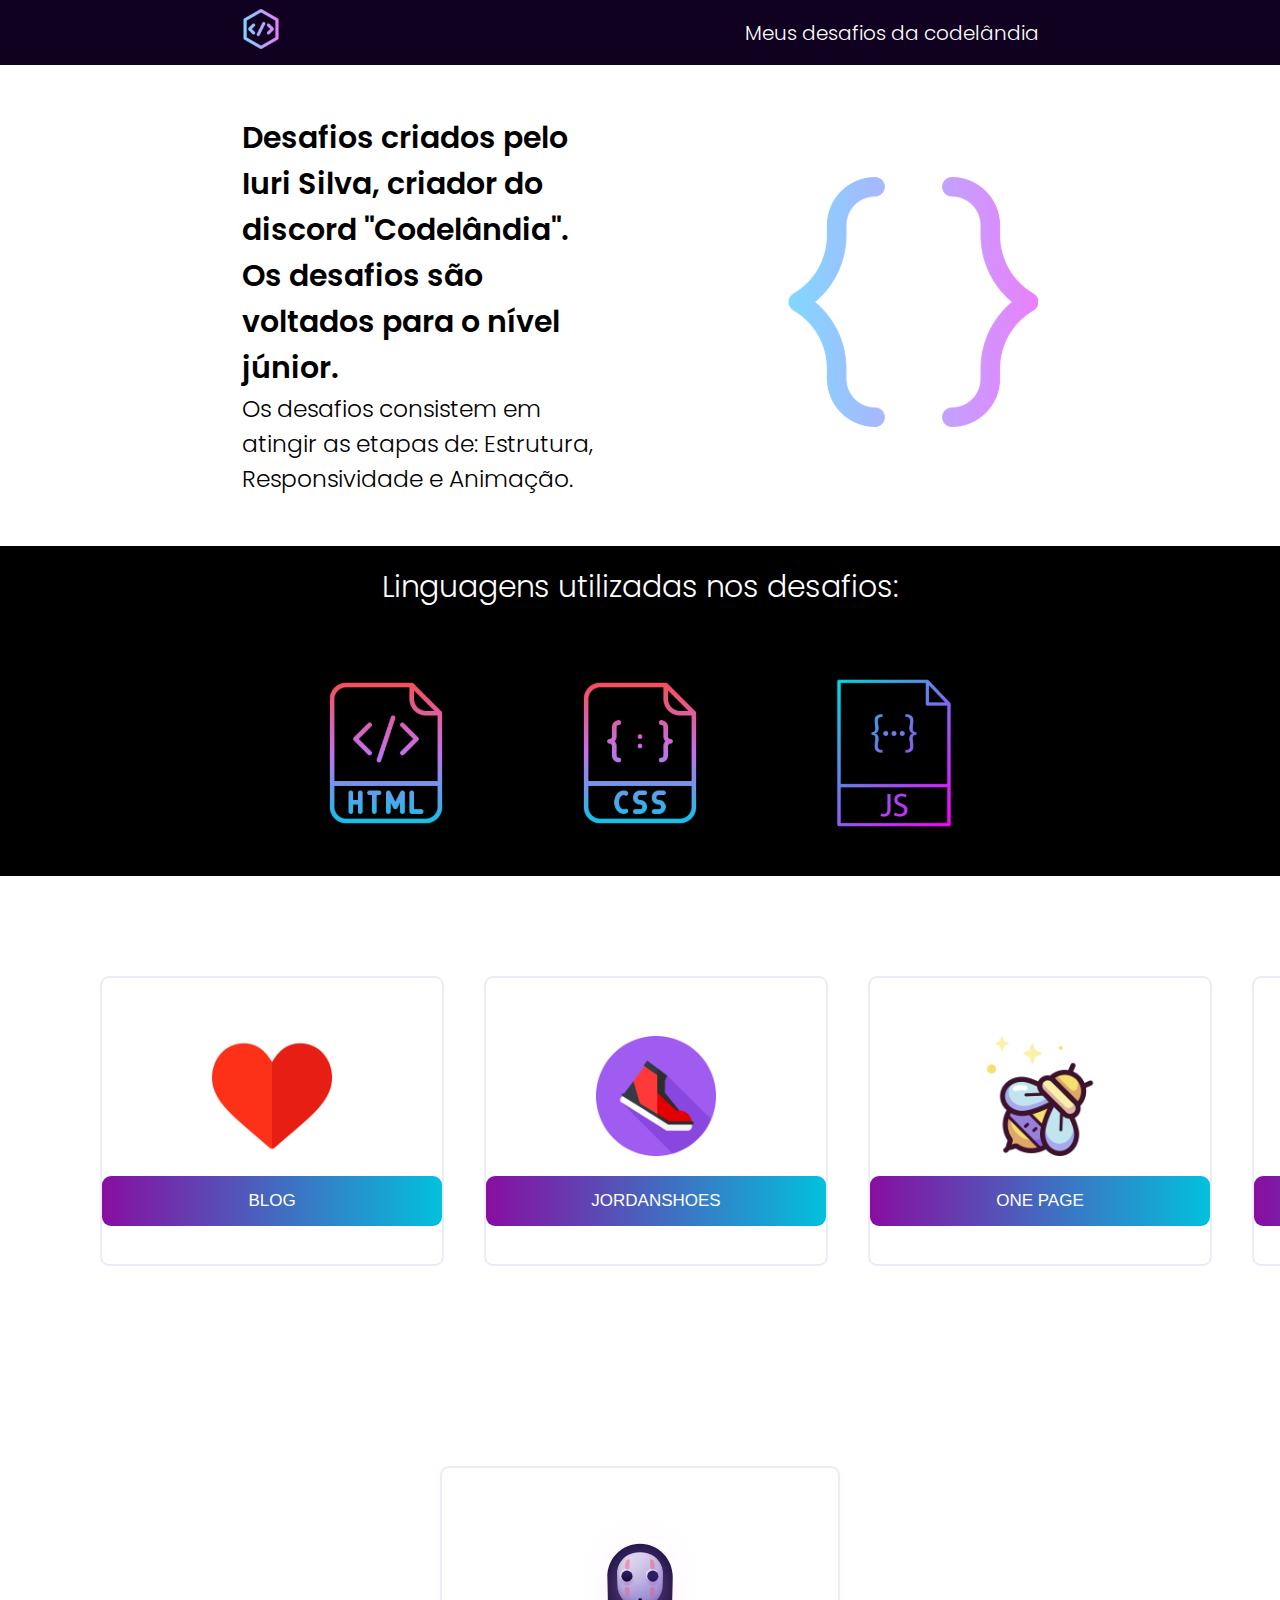
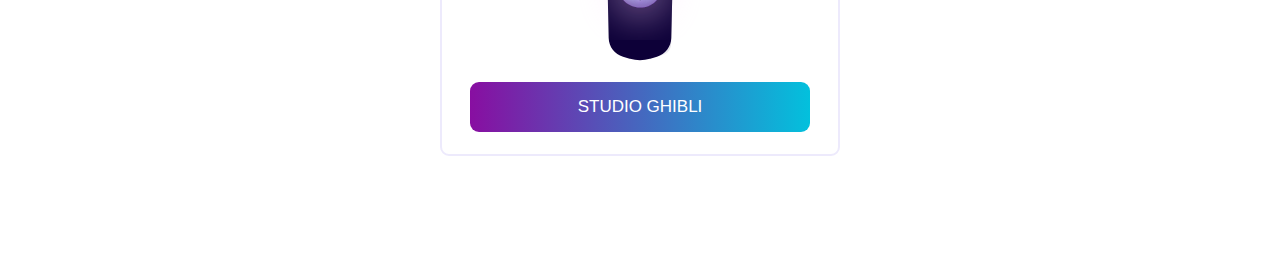
<file: index.html>
<!DOCTYPE html>
<html lang="en">

<head>
    <meta charset="UTF-8">
    <meta http-equiv="X-UA-Compatible" content="IE=edge">
    <meta name="viewport" content="width=device-width, initial-scale=1.0">
    <title>Home- Desafios Codelândia</title>
    <link rel="stylesheet" href="style.css">
    <link rel="shortcut icon" href="./img/world.svg" type="image/x-icon">
</head>

<body>
    <div class="conteudoGeral">
        <header>
            <div class="img">
                <img src="./img/code.svg">
            </div>
            <h1>Meus desafios da codelândia</h1>

        </header>
        <div class="intro">

            <div class="descricao">
                <div class="texto">
                    <h2>Desafios criados pelo Iuri Silva, criador do discord "Codelândia". Os desafios são voltados para
                        o nível
                        júnior.</h2>
                    <h3>Os desafios consistem em atingir as etapas de:
                        Estrutura,
                        Responsividade e
                        Animação.</h3>
                </div>
                <div class="img">
                    <img src="./img/programming.svg">
                </div>
            </div>

        </div>
        <div class="linguagens">
            <h2>Linguagens utilizadas nos desafios:</h2>
            <div class="img">
                <img src="./img/html.svg">
                <img src="./img/css.svg">
                <img src="./img/javascript.svg">
            </div>
        </div>
        <div class="containers">
            <div class="container1">
                <div class="linkDesafio">
                    <img src="./Desafio 1- blog/img/like.png">
                    <a href="./Desafio 1- blog/">
                        <button>Blog</button>
                    </a>
                </div>
                <div class="linkDesafio">
                    <img src="./Desafio 2-  JordanShoes/img/shoe.png">
                    <a href="./Desafio 2-  JordanShoes/">
                        <button>JordanShoes</button>
                    </a>
                </div>
                <div class="linkDesafio">
                    <img src="./Desafio 3- One Page/img/abelha.png">
                    <a href="./Desafio 3- One Page/">
                        <button>One page</button>
                    </a>
                </div>
                <div class="linkDesafio">
                    <img src="./Desafio 4- Login/img/user 1.svg">
                    <a href="./Desafio 4- Login/">
                        <button>Login</button>
                    </a>
                </div>

                
            </div>
            <div class="container1">
                <div class="linkDesafio">
                    <img src="./Desafio 5- Studio Ghibli/img/fantasma.svg">
                    <a href="./Desafio 5- Studio Ghibli/">
                        <button>Studio Ghibli</button>
                    </a>
                </div>

            </div>

        </div>
    </div>
</body>

</html>
</file>
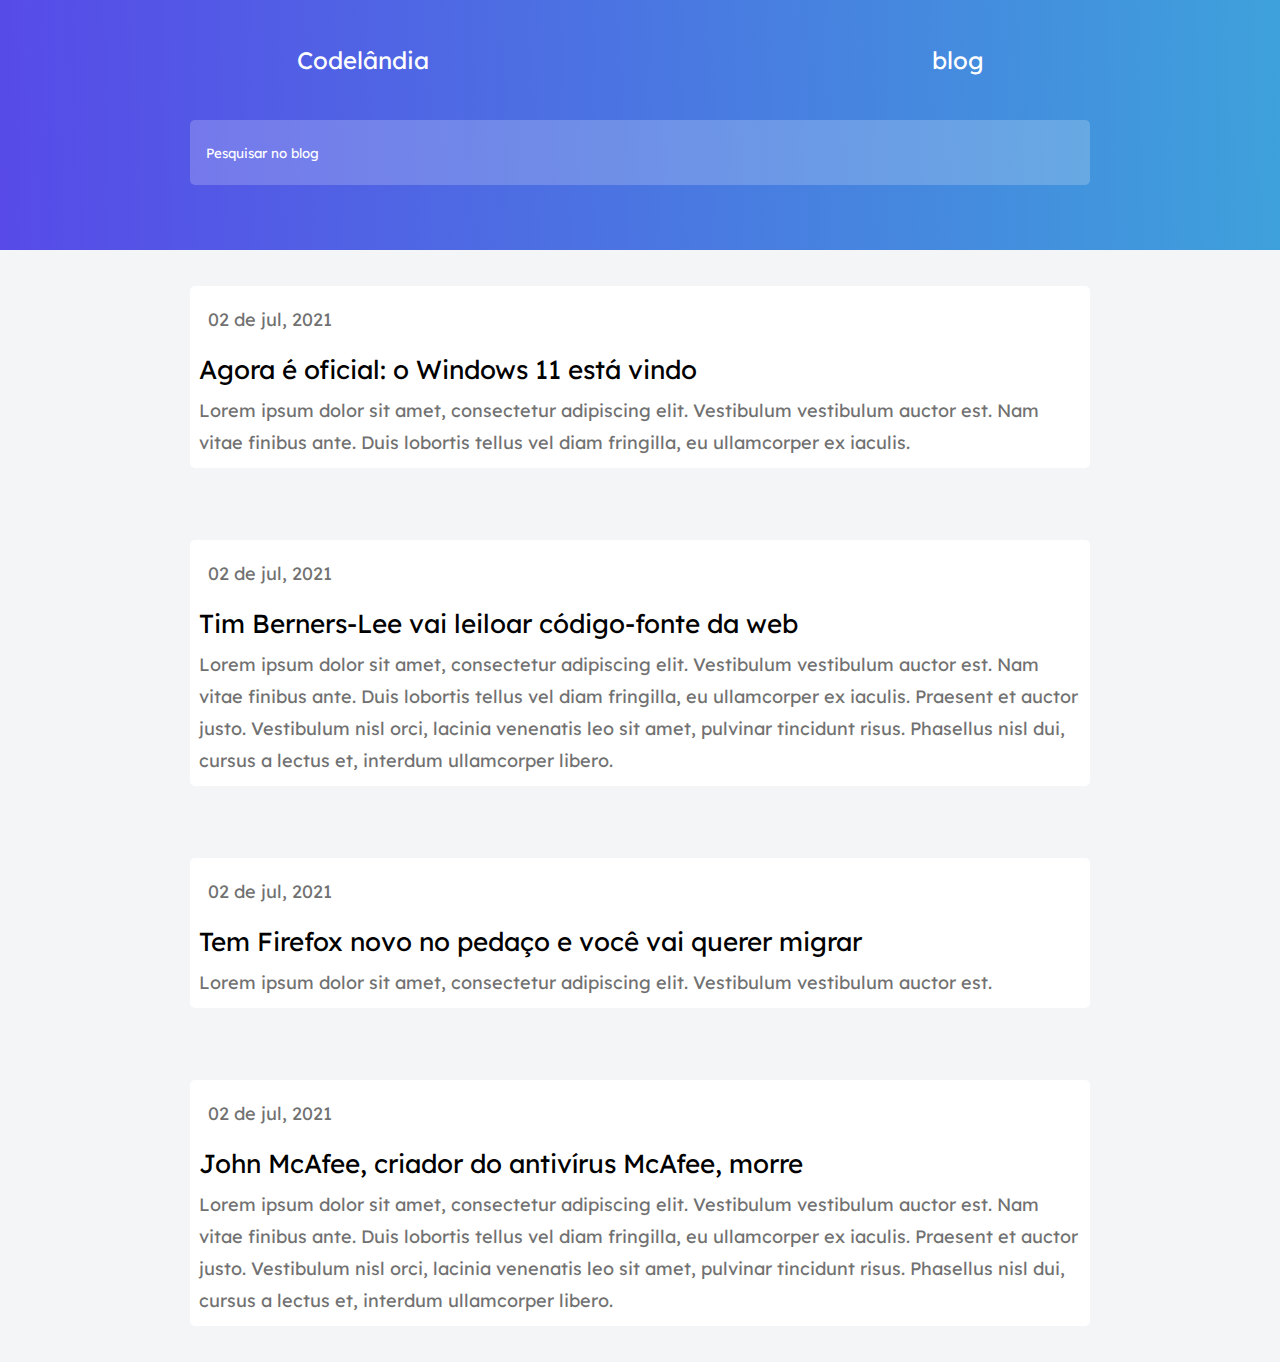
<file: Desafio 1/index.html>
<!DOCTYPE html>
<html lang="pt-br">

<head>
    <meta charset="UTF-8">
    <meta http-equiv="X-UA-Compatible" content="IE=edge">
    <meta name="viewport" content="width=device-width, initial-scale=1.0">
    <title>Blog- Codelandia desafio 1</title>
    <link rel="stylesheet" type="text/css" href="./style.css" />
    <link href="//maxcdn.bootstrapcdn.com/font-awesome/4.2.0/css/font-awesome.min.css" rel="stylesheet">

</head>

<body>
    <header>
        <div class="headerContainer">
            <div class="menu">
                <ul>
                    <li>Codelândia</li>
                    <li>blog</li>
                </ul>
            </div>

            <div class="barraPesquisa">
                <input type="search" id="busca" name="q" placeholder="Pesquisar no blog"> </input>
            </div>
        </div>

    </header>


    <main>
        <div class="containers">
            <div class="container1">
                <div class="iconeData">
                    <p>02 de jul, 2021</p>
                </div>
                <h3>Agora é oficial: o Windows 11 está vindo</h3>
                <p>
                    Lorem ipsum dolor sit amet, consectetur adipiscing elit. Vestibulum vestibulum auctor est. Nam vitae finibus ante. Duis lobortis tellus vel diam fringilla, eu ullamcorper ex iaculis.
                </p>
            </div>
            <div class="container2">
                <div class="iconeData">
                    <p>02 de jul, 2021</p>
                </div>
                <h3>Tim Berners-Lee vai leiloar código-fonte da web</h3>
                <p>
                    Lorem ipsum dolor sit amet, consectetur adipiscing elit. Vestibulum vestibulum auctor est. Nam vitae finibus ante. Duis lobortis tellus vel diam fringilla, eu ullamcorper ex iaculis. Praesent et auctor justo. Vestibulum nisl orci, lacinia venenatis leo
                    sit amet, pulvinar tincidunt risus. Phasellus nisl dui, cursus a lectus et, interdum ullamcorper libero.
                </p>
            </div>
            <div class="container3">
                <div class="iconeData">
                    <p>02 de jul, 2021</p>
                </div>
                <h3>Tem Firefox novo no pedaço e você vai querer migrar</h3>
                <p>
                    Lorem ipsum dolor sit amet, consectetur adipiscing elit. Vestibulum vestibulum auctor est.
                </p>
            </div>
            <div class="container4">
                <div class="iconeData">
                    <p>02 de jul, 2021</p>
                </div>
                <h3>John McAfee, criador do antivírus McAfee, morre</h3>
                <p>
                    Lorem ipsum dolor sit amet, consectetur adipiscing elit. Vestibulum vestibulum auctor est. Nam vitae finibus ante. Duis lobortis tellus vel diam fringilla, eu ullamcorper ex iaculis. Praesent et auctor justo. Vestibulum nisl orci, lacinia venenatis leo
                    sit amet, pulvinar tincidunt risus. Phasellus nisl dui, cursus a lectus et, interdum ullamcorper libero.
                </p>
            </div>
        </div>
    </main>
</body>

</html>
</file>
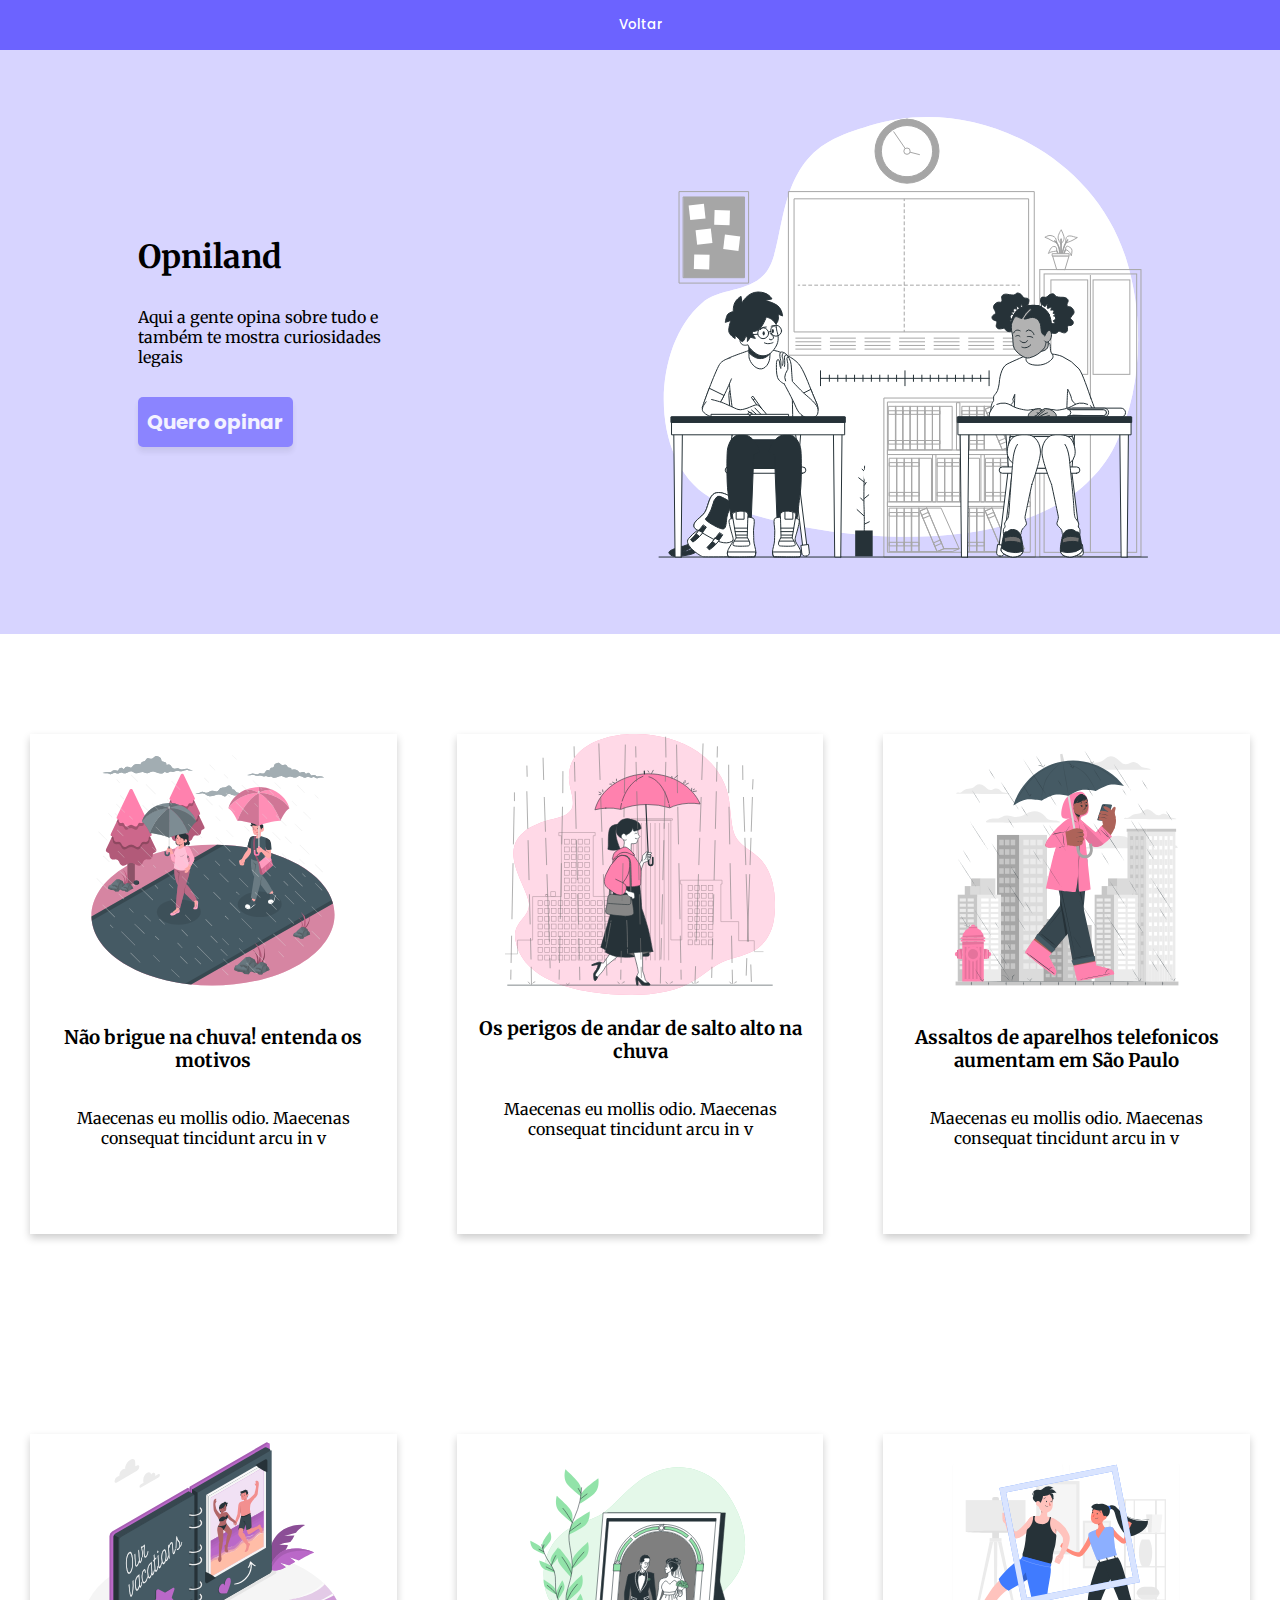
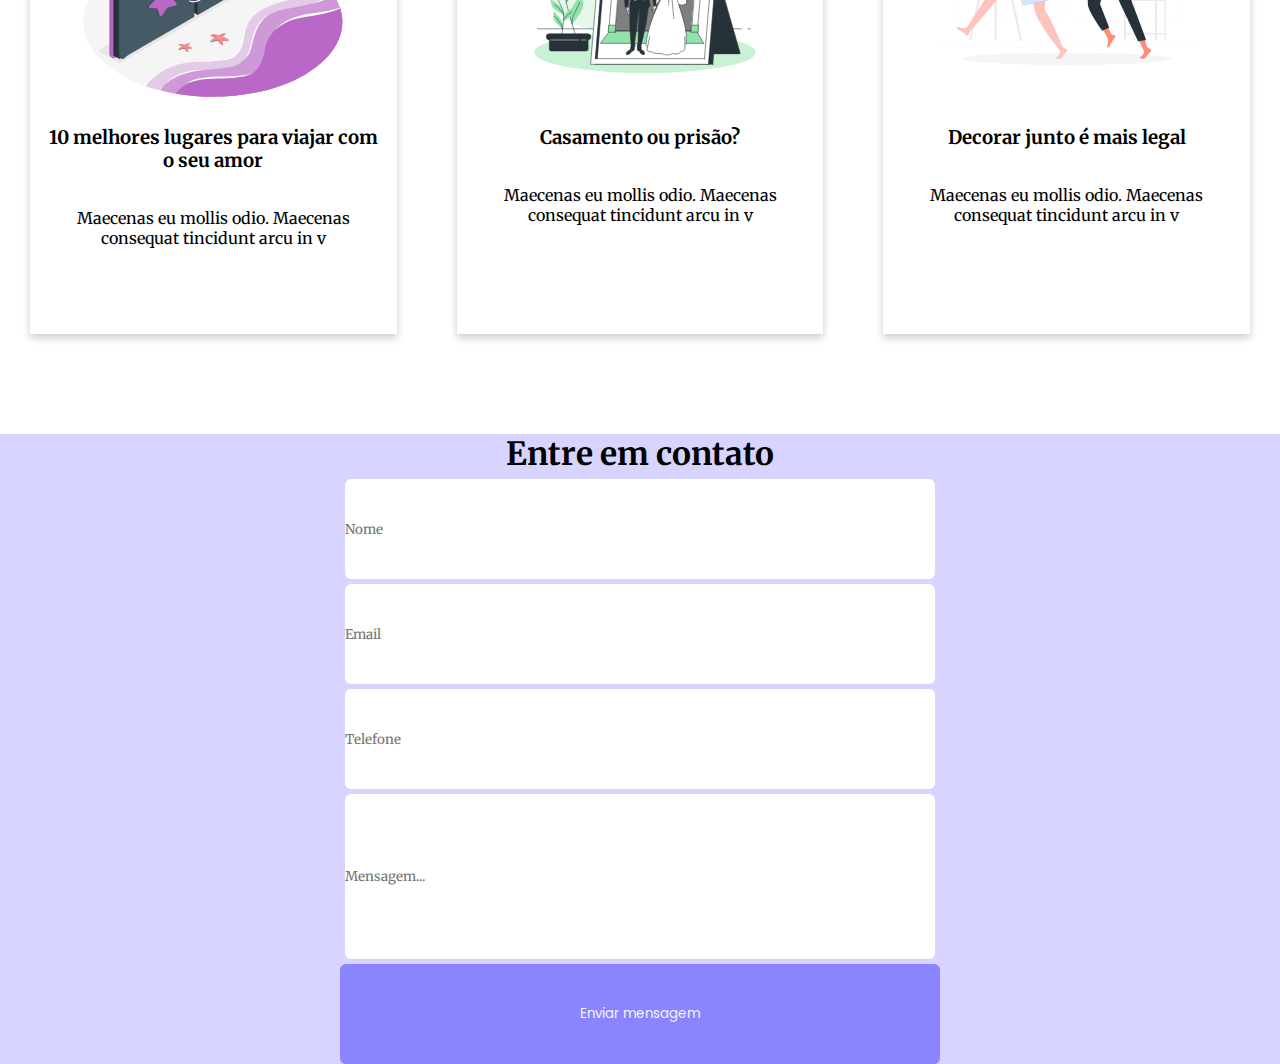
<file: Desafio 3- One Page/index.html>
<!DOCTYPE html>
<html lang="en">

<head>
    <meta charset="UTF-8">
    <meta http-equiv="X-UA-Compatible" content="IE=edge">
    <meta name="viewport" content="width=device-width, initial-scale=1.0">
    <title>Desafio 3- One Page</title>
    <link rel="stylesheet" type="text/css" href="./style.css" />
    <link rel="icon" href="./img/abelha.png">
    <link rel="stylesheet" href="../voltarbtn.css">
</head>

<body>
    <div class="voltar3">
        <a href="../index.html">
            <button>Voltar</button>
        </a>
    </div>
    <header>
        <div class="contentHeader">
            <h1>Opniland</h1>
            <p>Aqui a gente opina sobre tudo e também te mostra curiosidades legais</p>
            <button>Quero opinar</button>
        </div>

        <div class="imgBanner">
            <img src="./img/Social distance at school-bro.svg">
        </div>
    </header>

    <main>
        <div class="containers">

            <div class="card">
                <img src="./img/Raining-amico.svg">
                <div class="contentCard">
                    <h3>Não brigue na chuva! entenda os motivos</h3>
                    <p>Maecenas eu mollis odio. Maecenas consequat tincidunt arcu in v</p>
                </div>
            </div>

            <div class="card">
                <img src="./img/Raining-bro.svg">
                <div class="contentCard">
                    <h3>Os perigos de andar de salto alto na chuva</h3>
                    <p>Maecenas eu mollis odio. Maecenas consequat tincidunt arcu in v</p>
                </div>
            </div>

            <div class="card">
                <img src="./img/Raining-cuate.svg">
                <div class="contentCard">
                    <h3>Assaltos de aparelhos telefonicos aumentam em São Paulo</h3>
                    <p>Maecenas eu mollis odio. Maecenas consequat tincidunt arcu in v</p>
                </div>
            </div>
        </div>

        <div class="containers">
            <div class="card">
                <img src="./img/Moment to remember-amico.svg">
                <div class="contentCard">
                    <h3>10 melhores lugares para viajar com o seu amor</h3>
                    <p>Maecenas eu mollis odio. Maecenas consequat tincidunt arcu in v</p>
                </div>
            </div>

            <div class="card">
                <img src="./img/Moment to remember-bro.svg">
                <div class="contentCard">
                    <h3>Casamento ou prisão?</h3>
                    <p>Maecenas eu mollis odio. Maecenas consequat tincidunt arcu in v</p>
                </div>
            </div>

            <div class="card">
                <img src="./img/Moment to remember-rafiki.svg">
                <div class="contentCard">
                    <h3>Decorar junto é mais legal</h3>
                    <p>Maecenas eu mollis odio. Maecenas consequat tincidunt arcu in v</p>
                </div>
            </div>

        </div>
    </main>

    <footer>
        <h1>Entre em contato</h1>
        <div class="formulario">
            <form>
                <div class="formularioCampo"><input type="text" id="Nome" name="Nome" placeholder="Nome"></div>
                <div class="formularioCampo"><input type="text" id="Email" name="Email" placeholder="Email"></div>
                <div class="formularioCampo"><input type="text" id="Telefone" name="Telefone" placeholder="Telefone"></div>
                <div class="formularioCampo mensagem"><input type="text" id="Mensagem" name="Mensagem" placeholder="Mensagem..."></div>
                <div><button>Enviar mensagem</button></div>
            </form>
        </div>
    </footer>
</body>

</html>
</file>
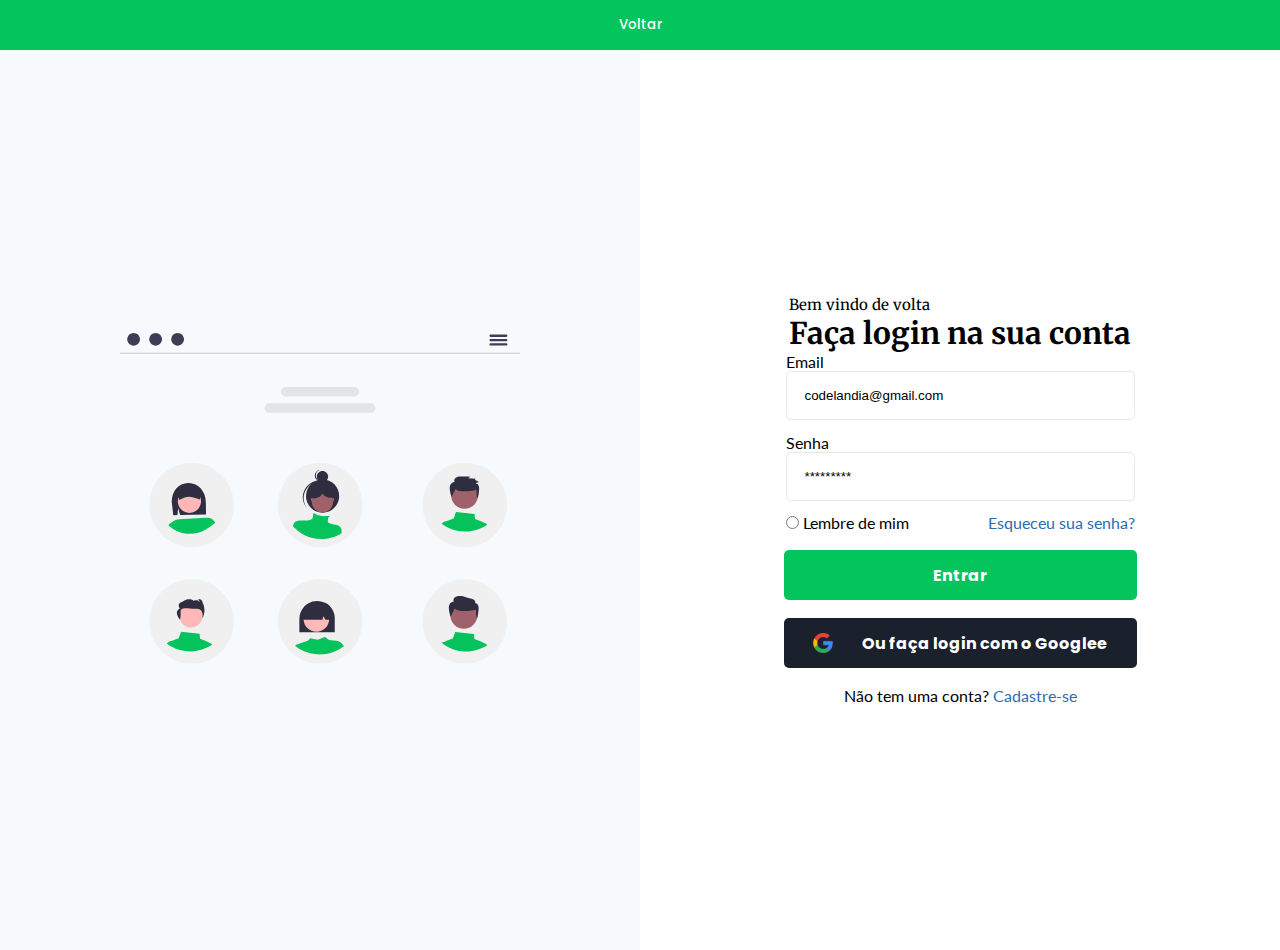
<file: Desafio 4- Login/index.html>
<!DOCTYPE html>
<html lang="en">

<head>
    <meta charset="UTF-8">
    <meta http-equiv="X-UA-Compatible" content="IE=edge">
    <meta name="viewport" content="width=device-width, initial-scale=1.0">
    <title>Desafio 4- Login</title>
    <link rel="stylesheet" href="./style.css">
    <link rel="shortcut icon" href="./img/user 1.svg" type="image/x-icon">
    <link rel="stylesheet" href="../voltarbtn.css">
</head>

<body>
    <div class="voltar4">
        <a href="../index.html">
            <button>Voltar</button>
        </a>
    </div>
    <main>
        <div class="containers">
            <div class="container1">
                <div class="img">
                    <img src="./img/ilustração.svg" />
                </div>
            </div>
            <div class="container2">
                <div class="titulo">
                    <p>Bem vindo de volta</p>
                    <h1>Faça login na sua conta</h1>
                </div>
                <div class="formulario">
                    <form action="/pagina-processa-dados-do-form" method="post">
                        <div class="teste">
                        <div class="input">
                            <label for="email">Email</label>
                            <input type="text" id="email" placeholder="codelandia@gmail.com" />
                        </div>
                        <div class="input">
                            <label for="senha">Senha</label>
                            <input type="password" id="senha" placeholder="*********" />
                        
                    </div>
                        <div class="checkbox">
                            <div>
                                <input type="radio" id="subscribeNews" name="subscribe" value="newsletter">
                                <label for="subscribeNews">Lembre de mim</label>
                            </div>
                            <div>
                                <a href="#">Esqueceu sua senha?</a>
                            </div>
                        </div>
                    </div>
                    </form>
                </div>
                <div class="btn">
                    <div class="btnverde">
                        <button>Entrar</button>
                    </div>
                    <div class="btnpreto">
                        <button>
                            <img src="./img/google.svg">
                            Ou faça login com o Googlee</button>
                    </div>

                </div>
                <div class="rodape">
                    <p>Não tem uma conta? <a href="#">Cadastre-se</a></p>
                </div>
            </div>

        </div>
    </main>
</body>

</html>
</file>
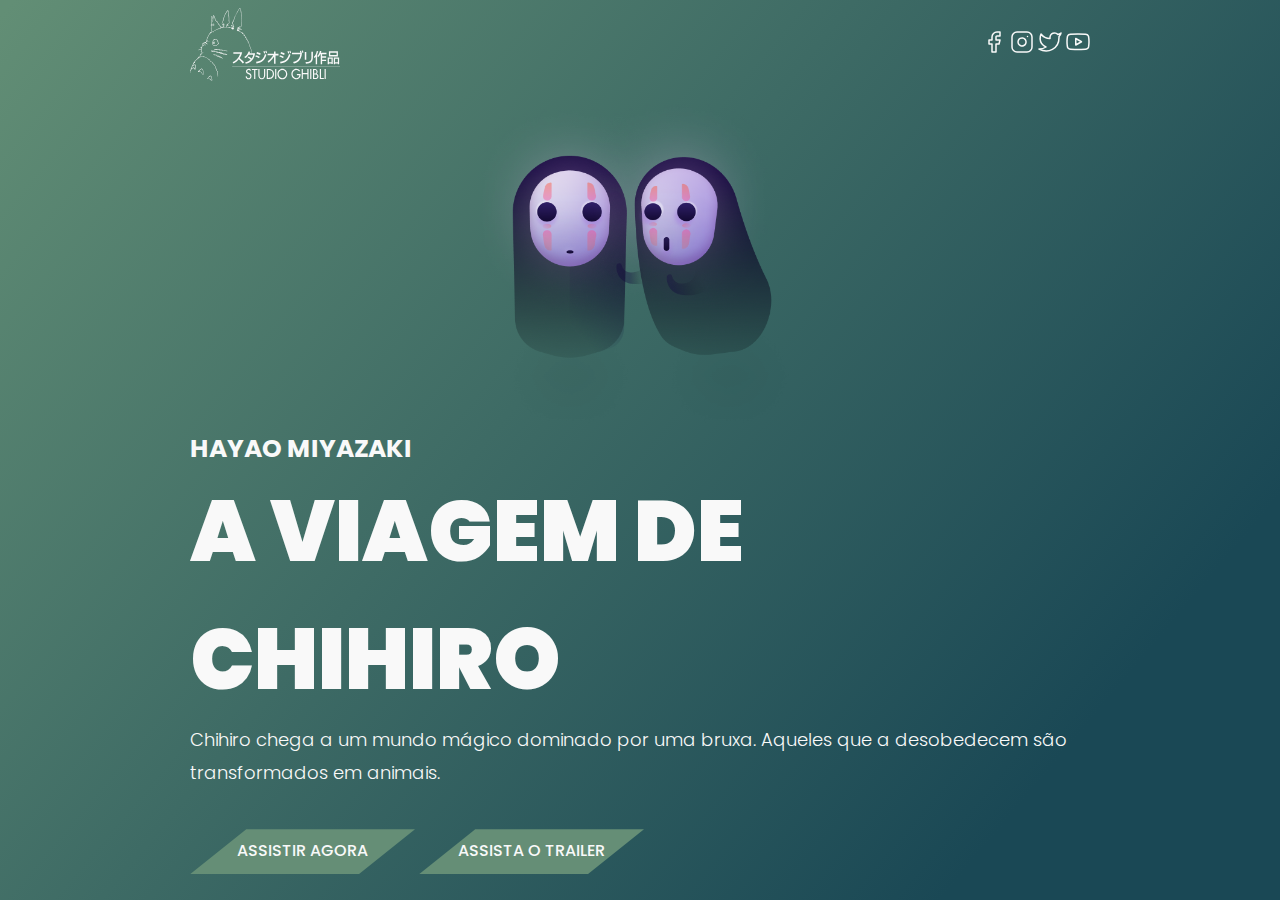
<file: Desafio 5- Studio Ghibli/index.html>
<!DOCTYPE html>
<html lang="en">
<head>
    <meta charset="UTF-8">
    <meta http-equiv="X-UA-Compatible" content="IE=edge">
    <meta name="viewport" content="width=device-width, initial-scale=1.0">
    <title>Studio Ghibli</title>
    <link rel="stylesheet" href="./style.css">
</head>
<body>
<header class="container-grid">
    <img class="logo" src="./img/logo.svg"/>
    <div class="redes_sociais">
        <img src="./img/facebook.svg"/>
        <img src="./img/instagram.svg"/>
        <img src="./img/twitter.svg"/>
        <img src="./img/youtube.svg"/>
    </div>
</header>

<main>
    <div class="containers container-grid">
        <div class="container1">
            <span>Hayao Miyazaki</span>
            <h1>A viagem de chihiro</h1>
            <p>Chihiro chega a um mundo mágico dominado por uma bruxa. Aqueles que a desobedecem são transformados em animais.</p>
            <div class="botoes">
                <button>Assistir agora</button>
                <button>Assista o trailer</button>
            </div>
        </div>
        <img src="./img/ilustração.png"/>
    </div>
</main>
</body>
</html>
</file>
<file: style.css>
@import url('https://fonts.googleapis.com/css2?family=Poppins:ital,wght@0,100;0,200;0,300;0,400;0,500;0,600;0,700;0,800;0,900;1,100;1,200;1,300;1,400;1,500;1,600;1,700;1,800;1,900&display=swap');

* {
    padding: 0;
    margin: 0;
    box-sizing: border-box;
}

body {
    background-color: #fff;
    font-family: 'Poppins', sans-serif;
}

header  {
    background-color: #100120;
    color: #fff;
    text-align: center;
    display: flex;
    justify-content: space-around;
    align-items: center;
    padding: 1vh;
}


header img{
    width: 40px;
}

header h1{
    font-weight: 300;
    font-size: 20px;
}

.descricao {
    display: flex;
    justify-content: space-evenly;
    align-items: center;
    margin: 50px;
}

.descricao img {
    width: 250px;
}

.texto {
    width: 30%;
    font-size: 20px;
}

.texto h2{
    font-weight: 600;
}

.texto h3{
    font-weight: 300;
}

.linguagens {
    text-align: center;
    background-color: #000;
    height: 330px;
}

.linguagens h2{
    font-weight: 300;
    color: #fff;
    font-size: 30px;
    padding: 2vh;
}

.linguagens img {
    width: 150px;
    margin: 50px;
    transition: 1s;
    cursor: pointer;
}
.linguagens img:hover{
    width: 180px;
}


.container1 {
    display: flex;
    justify-content: space-around;
    align-items: center;
    padding: 80px;
}


.linkDesafio {
    display: flex;
    flex-direction: column;
    justify-content: center;
    align-items: center;
    border: 2px solid #edeafc;
    width: 400px;
    height: 290px;
    border-radius: 1vh;

}

.linkDesafio img {
    width: 120px;
    margin: 20px;
    transition: 1s;
    cursor: pointer;
}

.linkDesafio img:hover{
    width: 135px;
}

.linkDesafio a {
    width: 340px;
}


.linkDesafio button {
    background-image: linear-gradient(to right, #880ea1 0%, #00c4de 51%, #d1088e 100%);
    text-transform: uppercase;
    transition: 0.5s;
    background-size: 200% auto;
    color: white;
    border: none;
    cursor: pointer;
    width: 100%;
    height: 50px;
    font-weight: 500;
    font-size: 17px;
    border-radius: 1vh;
}

.linkDesafio button:hover {
    background-position: right center;
    color: #fff;
    text-decoration: none;
}


@media screen and  (max-width: 1400px){

    .linkDesafio {
        margin: 20px;
    }
}
/*responsivo tablet*/
@media screen and (max-width: 992px) {
    .container1 {
        flex-direction: column;
    }

    .linkDesafio {
        margin: 40px;
    }
}

/*responsivo celular*/
@media only screen and (max-width: 600px) {
    .descricao {
        flex-direction: column-reverse;
        margin: 35px;
    }

    .linguagens {
        text-align: center;
        background-color: #000;
        height: auto;
    }
    

    .texto {
        width: 100%;
    }

    .container1 {
        flex-direction: column;
    }

    .linkDesafio {
        margin: 40px;
    }

}
</file>
<file: Desafio 1/style.css>
@import url("https://fonts.googleapis.com/css2?family=Lexend+Deca:wght@100;200;300;400;500;600;700;800;900&display=swap");
* {
    margin: 0;
    padding: 0;
    font-family: "Lexend Deca";
}

header {
    background: linear-gradient(88.27deg, #574ae8 0%, #3ea1db 100%);
    height: 250px;
}

.headerContainer {
    display: flex;
    flex-direction: column;
}

.menu {
    margin: 5vh;
}

.menu ul {
    display: flex;
    justify-content: space-around;
    list-style: none;
    font-weight: 400;
    font-size: 24px;
    line-height: 30px;
    color: white;
}

.barraPesquisa {
    text-align: center;
}

.barraPesquisa input {
    background: rgba(255, 255, 255, 0.2);
    border: none;
    border-radius: 5px;
    box-sizing: border-box;
    width: 100vh;
    height: 65px;
    color: white;
    padding: 6px 16px;
}

input::placeholder {
    color: white;
}

main {
    background: #f3f5f7;
}

.containers {
    display: flex;
    flex-direction: column;
    align-items: center;
}

.container1,
.container2,
.container3,
.container4 {
    background-color: #ffffff;
    border-radius: 5px;
    margin: 4vh;
    height: auto;
    width: 100vh;
}

.containers p {
    margin: 1vh;
    font-weight: 400;
    font-size: 18px;
    line-height: 32px;
    color: #717171;
    ;
}

.containers h3 {
    margin: 1vh;
    font-weight: 400;
    font-size: 26px;
    line-height: 32px;
}

.iconeData {
    margin: 1vh;
    display: flex;
    justify-content: space-between;
}

.iconeData img {
    cursor: pointer;
}

@media screen and (max-width: 992px) {
    header {
        background: linear-gradient(88.27deg, #1fba43 0%, #3ea1db 100%);
        height: 25vh;
    }
    .menu ul {
        justify-content: space-between;
    }
    .barraPesquisa input {
        width: 90%;
    }
    .container1,
    .container2,
    .container3,
    .container4 {
        background-color: #ffffff;
        border-radius: 5px;
        margin: 4vh;
        width: 90%;
    }
}

@media only screen and (max-width: 600px) {
    header {
        background: linear-gradient(88.27deg, #e84ace 0%, #3ea1db 100%);
        height: 25vh;
    }
    .menu ul {
        display: flex;
        justify-content: space-between;
        list-style: none;
        font-weight: 400;
        font-size: 20px;
        line-height: 30px;
        color: white;
    }
    .barraPesquisa input {
        width: 90%;
        height: 5vh;
    }
    .container1,
    .container2,
    .container3,
    .container4 {
        background-color: #ffffff;
        border-radius: 5px;
        margin: 4vh;
        width: auto;
    }
}
</file>
<file: Desafio 3- One Page/style.css>
@import url('https://fonts.googleapis.com/css2?family=Merriweather:ital,wght@0,300;0,400;0,700;0,900;1,300;1,400;1,700;1,900&display=swap');

* {
    padding: 0;
    margin: 0;
    box-sizing: border-box;
    font-family: 'Merriweather';
    overflow-x: hidden
}

header {
    display: flex;
    justify-content: space-around;
    align-items: center;
    background-color: rgba(215, 212, 255, 1);
}

.contentHeader {
    padding: 50px;
    width: 350px;
}

.contentHeader h1 {
    margin: 30px 0px;
}

.contentHeader button {
    background-color: rgba(108, 99, 255, 1);
    color: white;
    border: none;
    width: 155px;
    height: 50px;
    box-shadow: 0px 5px 5px rgba(23, 23, 23, 0.1);
    border-radius: 5px;
    cursor: pointer;
    margin: 30px 0px;
    font-weight: 700;
    font-size: 20px;
    opacity: 70%;
}

.contentHeader button:hover{
opacity: 100%;
}

.imgBanner img {
    width: 500px;
    margin: 40px;
}

.containers {
    display: flex;
    justify-content: center;
}

.card {
    box-shadow: 0 4px 8px 0 rgba(0, 0, 0, 0.2);
    transition: 0.3s;
    width: 400px;
    cursor: pointer;
    height: 500px;
    margin: 100px 30px;
    text-align: center;
}

.card img {
    width: 30vh;
}

.card h3,
.card p {
    padding: 2vh;
}

.card:hover {
    box-shadow: 0 8px 16px 0 rgba(0, 0, 0, 0.2);
}


.contentCard {
    display: flex;
    flex-direction: column;
}

footer {
    background-color: rgba(215, 212, 255, 1);
    height: auto;
    width: 100%;
    text-align: center;
}
form{
    margin: 0 auto;
    width: 600px;
}
.formulario {
    display: flex;
    justify-content: center;
    
}

.formularioCampo {
    margin: 5px;
}

.formularioCampo input {
    background: #FFFFFF;
    border-radius: 6px;
    border: none;
    width: 100%;
    height: 100px;
}

.mensagem input {
    height: 165px;
}

.formulario button {
    background-color: rgba(108, 99, 255, 1);
    color: white;
    border: none;
    box-shadow: 0px 5px 5px rgba(23, 23, 23, 0.1);
    border-radius: 6px;
    cursor: pointer;
    opacity: 70%;
    width: 100%;
    height: 100px;
}

.formulario button:hover{
    opacity: 100%;
    }

@media screen and (max-width: 1000px) {
    .containers {
        display: flex;
        align-items: center;
    }

    header {
        align-items: center;
        background-color: rgba(215, 212, 255, 1);
    }

    .imgBanner img {
        width: 300px;
        margin: 20px;
    }
}

@media only screen and (max-width: 600px) {
    .containers {
        display: flex;
        flex-direction: column;
        align-items: center;
    }

    header {
        display: flex;
        flex-direction: column;
        align-items: center;
        background-color: rgba(215, 212, 255, 1);
    }

    .imgBanner img {
        width: 300px;
        margin: 40px;
    }
}
</file>
<file: voltarbtn.css>
@import url('https://fonts.googleapis.com/css2?family=Poppins:ital,wght@0,100;0,200;0,300;0,400;0,500;0,600;0,700;0,800;0,900;1,100;1,200;1,300;1,400;1,500;1,600;1,700;1,800;1,900&display=swap');


button{
    font-family: 'Poppins', sans-serif;
}

.voltar1 button {
    background: #fff;
    border: none;
    cursor: pointer;
    width: 100%;
    height: 50px;
    font-weight: 500;
}

.voltar1 button:hover {
    background: #000;
    color: #fff;
}

.voltar2 button {
    background: #fff;
    border: none;
    cursor: pointer;
    width: 100%;
    height: 50px;
    font-weight: 500;
}

.voltar2 button:hover {
    background: rgb(184, 184, 184);
}

.voltar3 button {
    background: #000;
    border: none;
    cursor: pointer;
    color: #fff;
    width: 100%;
    height: 50px;
    font-weight: 500;
}

.voltar3 button:hover {
    background: rgba(108, 99, 255, 1);
}

.voltar4 button {
    background: #000;
    border: none;
    cursor: pointer;
    color: #fff;
    width: 100%;
    height: 50px;
    font-weight: 500;
}

.voltar4 button:hover {
    background: #04C45C;
}
</file>
<file: Desafio 4- Login/style.css>
@import url('https://fonts.googleapis.com/css2?family=Merriweather:ital,wght@0,300;0,400;0,700;0,900;1,300;1,400;1,700;1,900&display=swap');
@import url('https://fonts.googleapis.com/css2?family=Lato:ital,wght@0,100;0,300;0,400;0,700;0,900;1,100;1,300;1,400;1,700;1,900&display=swap');

* {
    margin: 0;
    padding: 0;
    box-sizing: border-box;
}

.containers {
    display: flex;
}

.container1 {
    display: flex;
    justify-content: center;
    align-items: center;
    background: #F7FAFC;
    width: 50%;
    height: 100vh;
}

.container2 {
    display: flex;
    flex-direction: column;
    justify-content: center;
    align-items: center;
    width: 50%;
}

.container2 a {
    color: #2B6CB0;
    text-decoration: none;
}

.container2 a:hover {
    color: #04C45C;
}

.titulo {
    font-family: 'Merriweather';
    font-size: 15px;
    align-items: center;

}

.formulario {
    font-family: 'Lato';
}

.input {
    padding-bottom: 1vw;
}

.input label {
    display: flex;

}

.input input {
    box-sizing: border-box;
    border: 1px solid #E8E8E8;
    border-radius: 5px;
    width: 349px;
    height: 49px;
}

input::placeholder {
    color: #000;
    padding: 2vh;
}

.checkbox {
    display: flex;
    justify-content: space-between;
}

.btn {
    font-family: 'Lato';
}

.btn button {
    width: 353px;
    height: 50px;
    cursor: pointer;
    border-radius: 5px;
    border: none;
    font-size: 1em;
    color: #fff;
    font-weight: bold;
}

.btnverde,
.btnpreto {
    margin: 2vh;
}

.btnverde button {
    background: #04C45C;
}

.btnverde button:hover {
    background: #2B6CB0;
}

.btnpreto button {
    background: #1A202C;
    display: flex;
    justify-content: space-evenly;
    align-items: center;

}

.btnpreto button:hover {
    background: #fff;
    color: black;
    border: 1px solid #04C45C;
}


.rodape {
    font-family: 'Lato';
    display: flex;
}


@media only screen and (max-width: 600px) {
    .container1{
        display: none;
    }

    .container2 {     
        width: 100%;
        margin-top: 200px;

    }
}
</file>
<file: Desafio 5- Studio Ghibli/style.css>
@import url('https://fonts.googleapis.com/css2?family=Poppins:ital,wght@0,100;0,200;0,300;0,400;0,500;0,600;0,700;0,800;0,900;1,100;1,200;1,300;1,400;1,500;1,600;1,700;1,800;1,900&display=swap');

* {
    margin: 0;
    padding: 0;
    box-sizing: border-box;
    font-family: 'Poppins', sans-serif;
}

body {
    background: linear-gradient(130.02deg, #628E75 0.66%, #1A4855 83.32%) no-repeat;
    background-size: cover;
    background-position: center;
    background-repeat: no-repeat;
    height: 100vh;
    color: #F9F9F9;
}

header {
    height: 10vh;
}

header,
.containers {
    display: flex;
    align-items: center;
    justify-content: space-between;
}

.logo {
    width: 150px;
}

.container1 span {
    font-weight: 700;
    font-size: 20px;
    text-transform: uppercase;
}

.container1 h1 {
    font-weight: 900;
    font-size: 68px;
    text-transform: uppercase;
}

.container1 p {
    font-weight: 300;
    font-size: 16px;
    line-height: 180%;
}

.botoes{
    padding-top: 40px;
}

.botoes button {
    background-color: #658E76;
    color: #F9F9F9;
    border: none;
    cursor: pointer;
    width: 225px;
    height: 45px;
    text-transform: uppercase;
    font-weight: 500;
    font-size: 16px;
    line-height: 180%;
    clip-path: polygon(25% 0%, 100% 0%, 75% 100%, 0% 100%);
}

.botoes button:hover{
    background-color: #466553;
}



.container-grid {
    width: 1200px;
    margin: 0 auto;
}

@media screen and (max-width: 1400px){

    .containers {
        display: flex;
        align-items: center;
        flex-direction: column-reverse;
    }
    .containers img{
        width: 350px;
    }
    
    .container1 span {
        font-size: 25px;
    }
    
    .container1 h1 {
        font-size: 85px;
    }
    
    .container1 p {
        font-size: 18px;
    }



    .container-grid {
        width: 900px;
    }

    .botoes{
        padding-top: 40px;
    }
}

@media only screen and (max-width: 900px){
    .containers {
        display: flex;
        align-items: center;
        flex-direction: column-reverse;
    }

    .containers img{
        width: 350px;
    }
    
    .container1 span {
        font-size: 20px;
    }
    
    .container1 h1 {
        font-size: 60px;
    }
    
    .container1 p {
        font-size: 18px;
    }

    .botoes{
        display: flex;
        padding-top: 60px;
    }
    
    .botoes button {
        margin: 4px;
    }
    
    .container-grid {
        width: 450px;
    }
}
</file>
